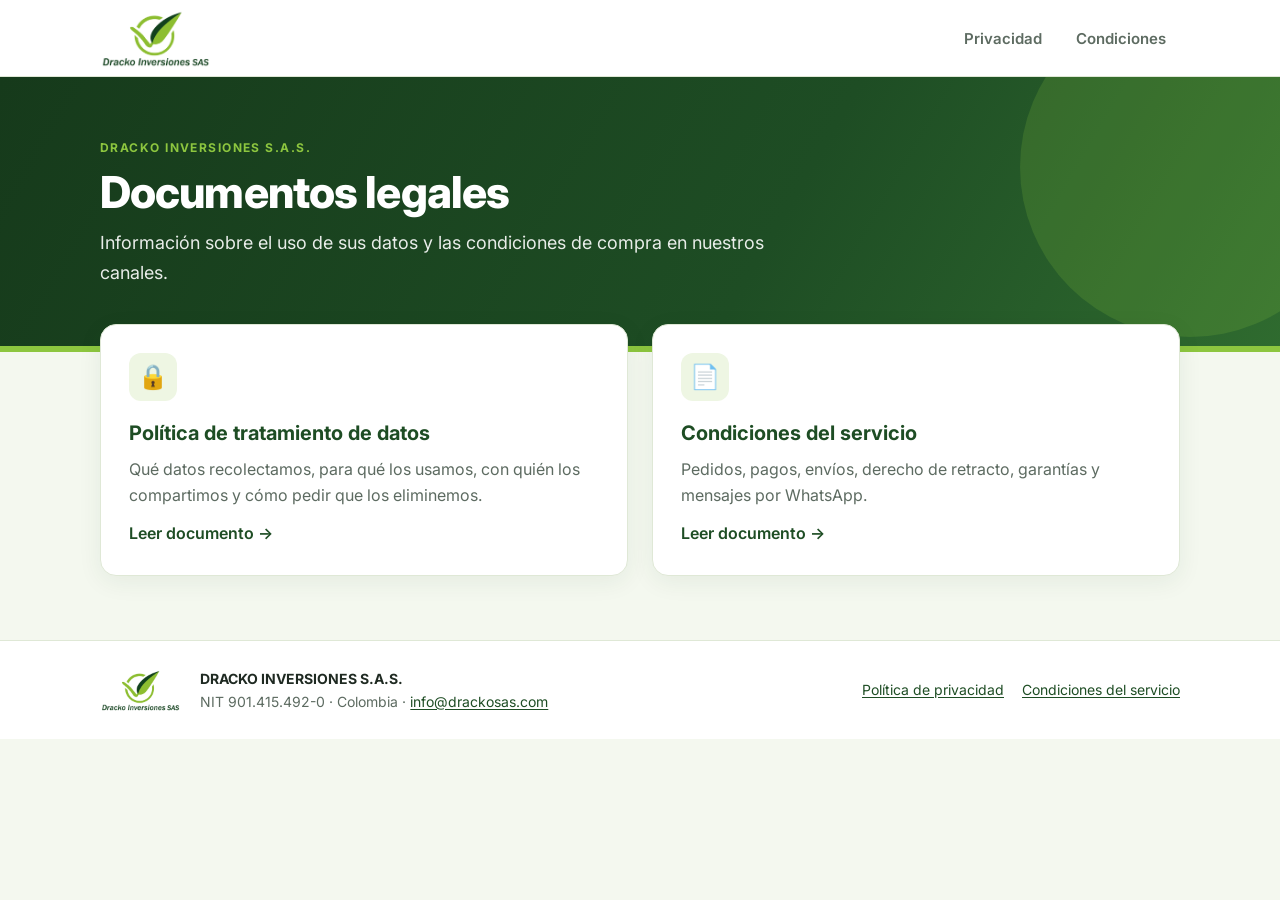
<file: index.html>
<!doctype html>
<html lang="es"><head><meta charset="utf-8"><meta name="viewport" content="width=device-width,initial-scale=1">
<title>Documentos legales | Dracko Inversiones S.A.S.</title><link rel="icon" href="logo.png">
<link href="https://fonts.googleapis.com/css2?family=Inter:wght@400;500;600;700;800&display=swap" rel="stylesheet">
<link rel="stylesheet" href="estilo.css"></head><body>
<header class="barra"><div class="cont barra-in"><a class="marca" href="index.html"><img src="logo.png" alt="Dracko Inversiones SAS"></a>
<nav><a href="privacidad.html">Privacidad</a><a href="condiciones.html">Condiciones</a></nav></div></header>
<div class="hero"><div class="cont"><div class="eti">Dracko Inversiones S.A.S.</div><h1>Documentos legales</h1>
<p class="bajada">Información sobre el uso de sus datos y las condiciones de compra en nuestros canales.</p></div></div>
<main class="cont tarjetas">
 <a class="tarjeta" href="privacidad.html"><div class="t-ico">🔒</div><h3>Política de tratamiento de datos</h3><p>Qué datos recolectamos, para qué los usamos, con quién los compartimos y cómo pedir que los eliminemos.</p><span>Leer documento →</span></a>
 <a class="tarjeta" href="condiciones.html"><div class="t-ico">📄</div><h3>Condiciones del servicio</h3><p>Pedidos, pagos, envíos, derecho de retracto, garantías y mensajes por WhatsApp.</p><span>Leer documento →</span></a>
</main>
<footer class="pie"><div class="cont pie-in"><img src="logo.png" alt=""><div><b>DRACKO INVERSIONES S.A.S.</b><br>NIT 901.415.492-0 · Colombia · <a href="mailto:info@drackosas.com">info@drackosas.com</a></div>
<div class="pie-links"><a href="privacidad.html">Política de privacidad</a><a href="condiciones.html">Condiciones del servicio</a></div></div></footer>
</body></html>
</file>
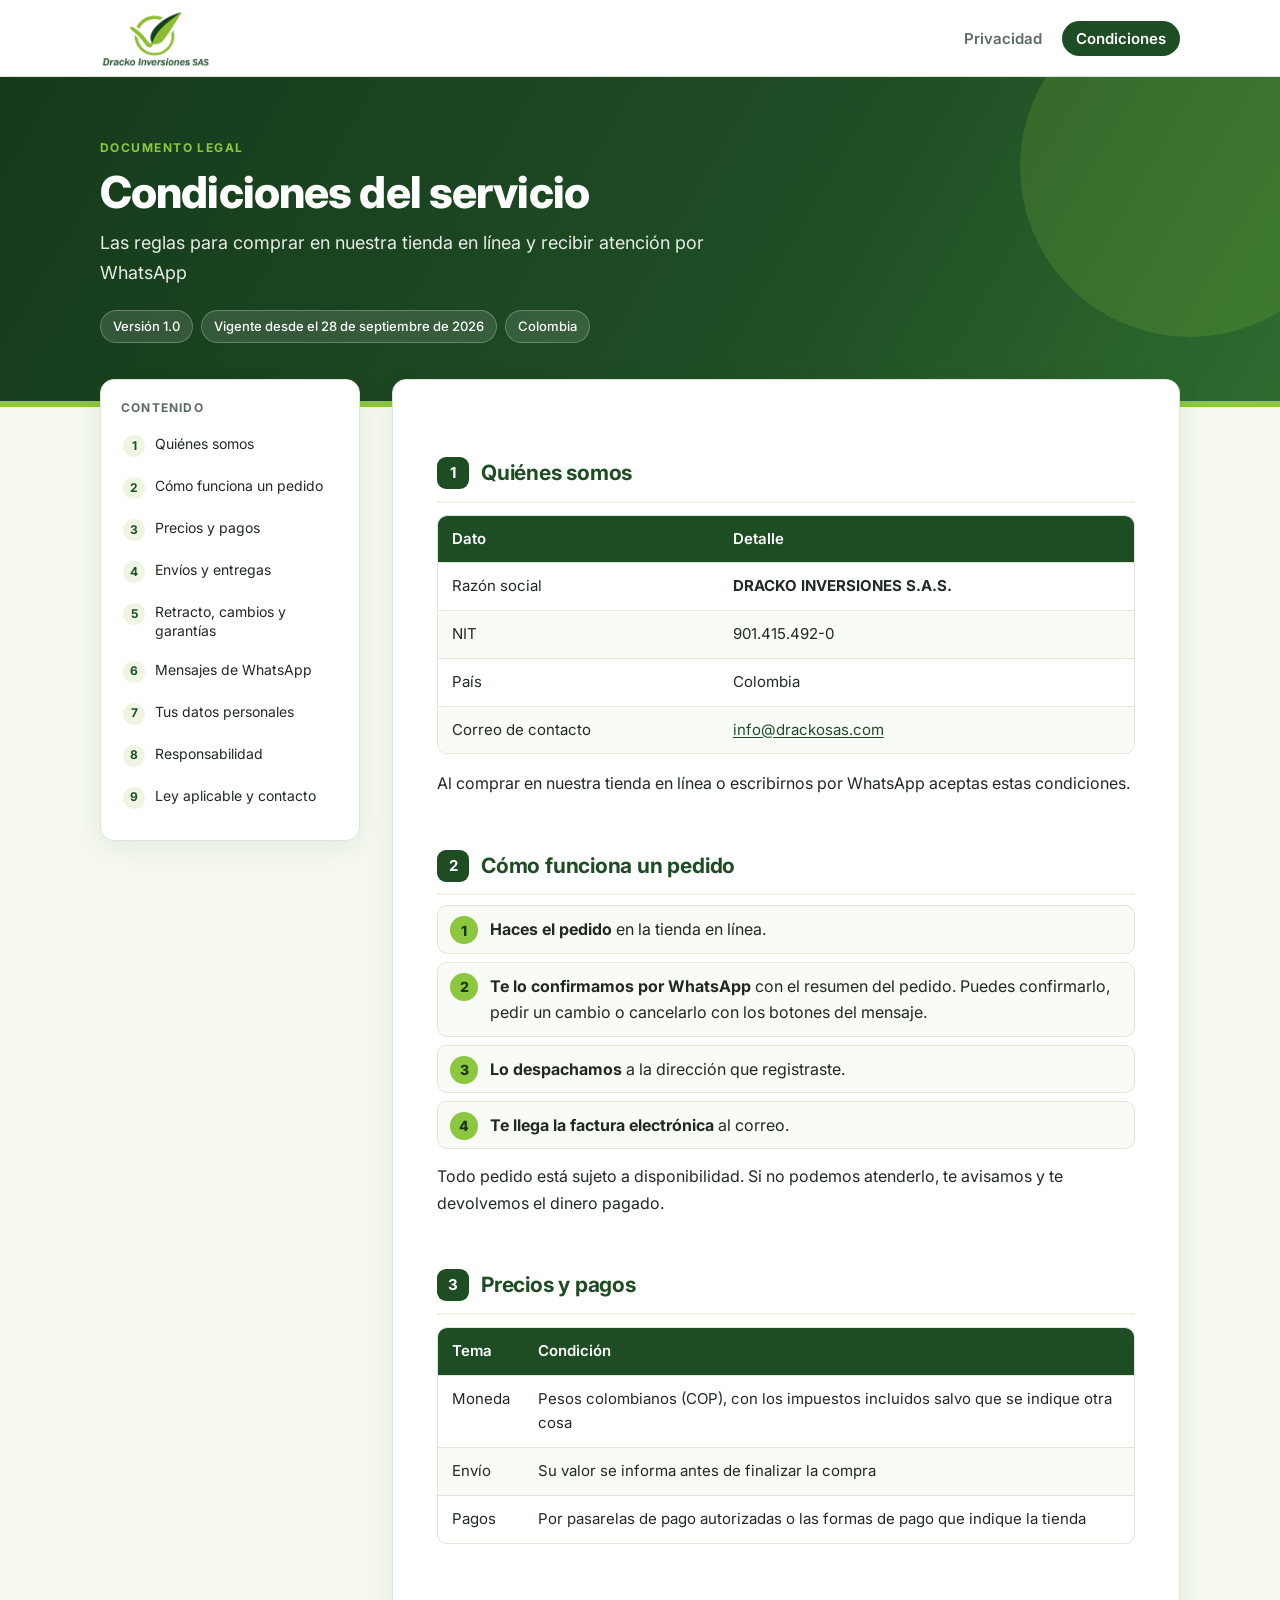
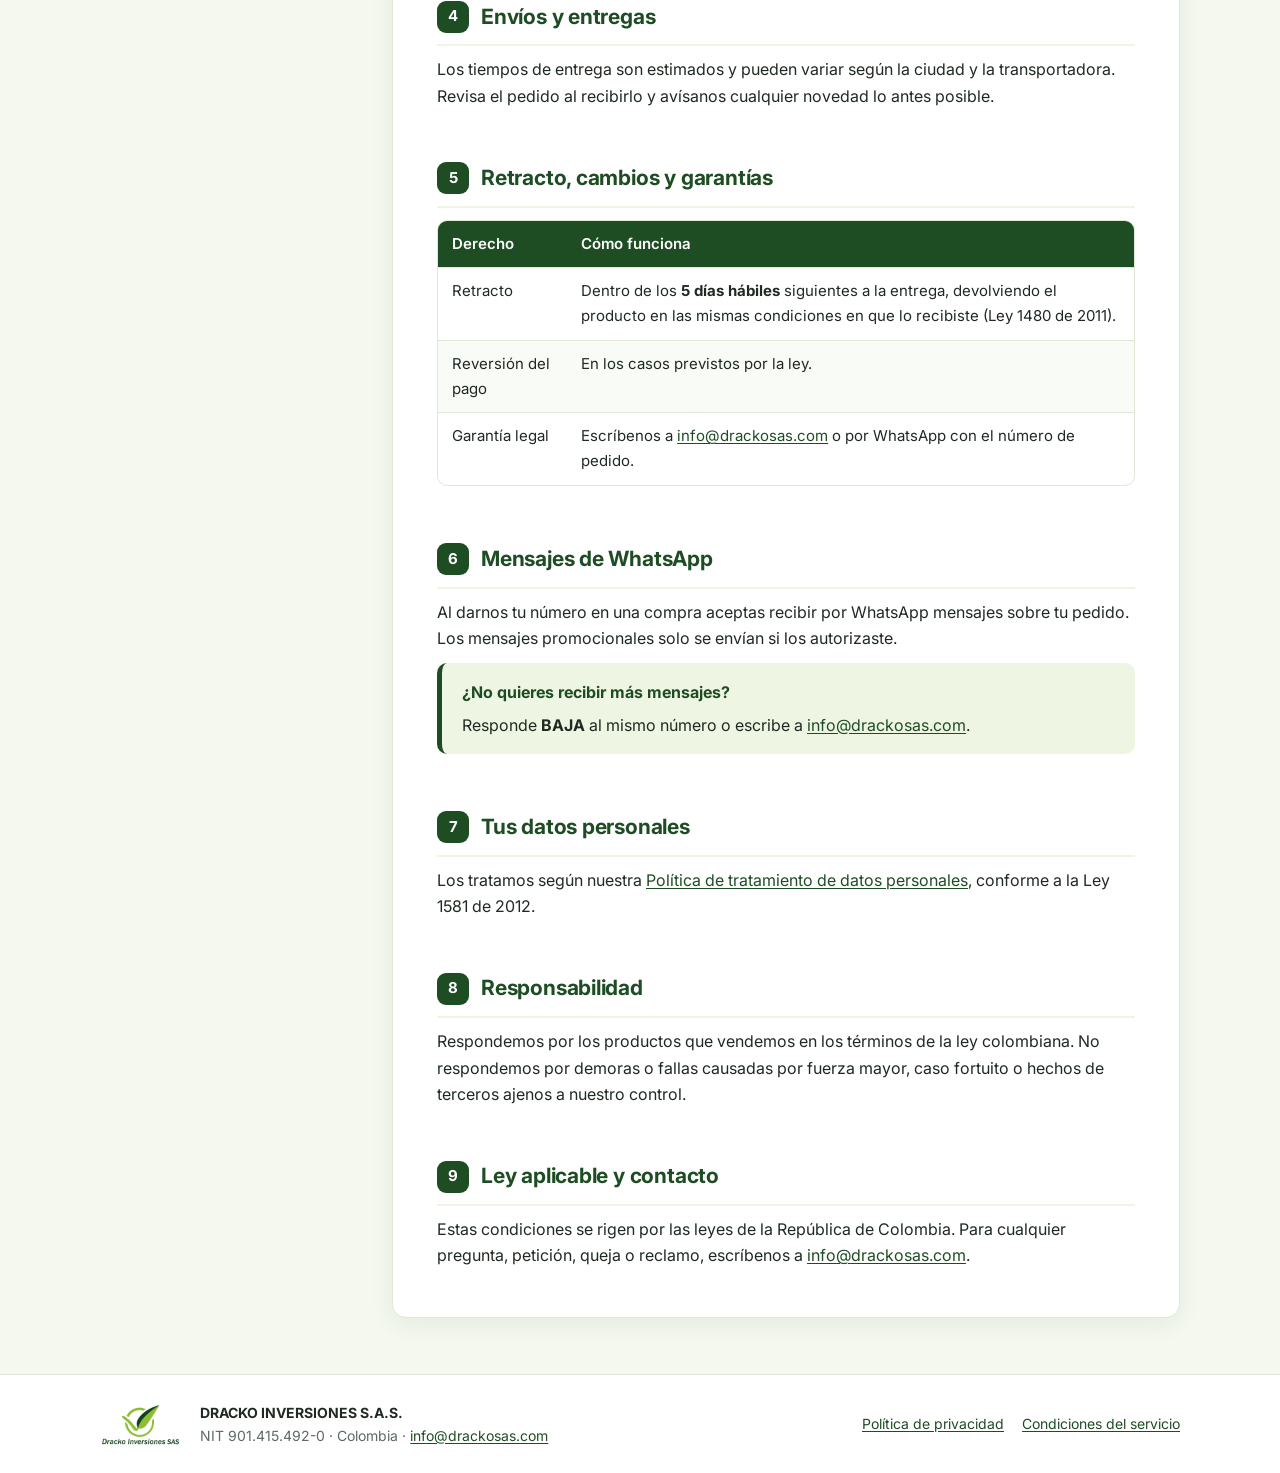
<file: condiciones.html>
<!doctype html>
<html lang="es"><head>
<meta charset="utf-8"><meta name="viewport" content="width=device-width,initial-scale=1">
<title>Condiciones del servicio | Dracko Inversiones S.A.S.</title>
<meta name="description" content="Las reglas para comprar en nuestra tienda en línea y recibir atención por WhatsApp — Dracko Inversiones S.A.S., Colombia.">
<link rel="icon" href="logo.png">
<link rel="preconnect" href="https://fonts.googleapis.com"><link rel="preconnect" href="https://fonts.gstatic.com" crossorigin>
<link href="https://fonts.googleapis.com/css2?family=Inter:wght@400;500;600;700;800&display=swap" rel="stylesheet">
<link rel="stylesheet" href="estilo.css">
</head><body>
<header class="barra"><div class="cont barra-in">
  <a class="marca" href="index.html"><img src="logo.png" alt="Dracko Inversiones SAS"></a>
  <nav><a href="privacidad.html">Privacidad</a><a href="condiciones.html" class="on">Condiciones</a></nav>
</div></header>
<div class="hero"><div class="cont">
  <div class="eti">Documento legal</div>
  <h1>Condiciones del servicio</h1>
  <p class="bajada">Las reglas para comprar en nuestra tienda en línea y recibir atención por WhatsApp</p>
  <div class="chips"><span>Versión 1.0</span><span>Vigente desde el 28 de septiembre de 2026</span><span>Colombia</span></div>
</div></div>
<main class="cont grid">
  <aside class="indice"><div class="indice-tit">Contenido</div><ol><li><a href="#s1"><span>1</span>Quiénes somos</a></li><li><a href="#s2"><span>2</span>Cómo funciona un pedido</a></li><li><a href="#s3"><span>3</span>Precios y pagos</a></li><li><a href="#s4"><span>4</span>Envíos y entregas</a></li><li><a href="#s5"><span>5</span>Retracto, cambios y garantías</a></li><li><a href="#s6"><span>6</span>Mensajes de WhatsApp</a></li><li><a href="#s7"><span>7</span>Tus datos personales</a></li><li><a href="#s8"><span>8</span>Responsabilidad</a></li><li><a href="#s9"><span>9</span>Ley aplicable y contacto</a></li></ol></aside>
  <article class="doc">
<section id="s1"><h2><span class="num">1</span>Quiénes somos</h2><div class="tabla"><table><thead><tr><th>Dato</th><th>Detalle</th></tr></thead><tbody><tr><td>Razón social</td><td><b>DRACKO INVERSIONES S.A.S.</b></td></tr><tr><td>NIT</td><td>901.415.492-0</td></tr><tr><td>País</td><td>Colombia</td></tr><tr><td>Correo de contacto</td><td><a href="mailto:info@drackosas.com">info@drackosas.com</a></td></tr></tbody></table></div><p>Al comprar en nuestra tienda en línea o escribirnos por WhatsApp aceptas estas condiciones.</p></section>
<section id="s2"><h2><span class="num">2</span>Cómo funciona un pedido</h2><ol class="pasos">
          <li><b>Haces el pedido</b> en la tienda en línea.</li>
          <li><b>Te lo confirmamos por WhatsApp</b> con el resumen del pedido. Puedes confirmarlo, pedir un cambio o cancelarlo con los botones del mensaje.</li>
          <li><b>Lo despachamos</b> a la dirección que registraste.</li>
          <li><b>Te llega la factura electrónica</b> al correo.</li>
        </ol><p>Todo pedido está sujeto a disponibilidad. Si no podemos atenderlo, te avisamos y te devolvemos el dinero pagado.</p></section>
<section id="s3"><h2><span class="num">3</span>Precios y pagos</h2><div class="tabla"><table><thead><tr><th>Tema</th><th>Condición</th></tr></thead><tbody><tr><td>Moneda</td><td>Pesos colombianos (COP), con los impuestos incluidos salvo que se indique otra cosa</td></tr><tr><td>Envío</td><td>Su valor se informa antes de finalizar la compra</td></tr><tr><td>Pagos</td><td>Por pasarelas de pago autorizadas o las formas de pago que indique la tienda</td></tr></tbody></table></div></section>
<section id="s4"><h2><span class="num">4</span>Envíos y entregas</h2><p>Los tiempos de entrega son estimados y pueden variar según la ciudad y la transportadora. Revisa el pedido al recibirlo y avísanos cualquier novedad lo antes posible.</p></section>
<section id="s5"><h2><span class="num">5</span>Retracto, cambios y garantías</h2><div class="tabla"><table><thead><tr><th>Derecho</th><th>Cómo funciona</th></tr></thead><tbody><tr><td>Retracto</td><td>Dentro de los <b>5 días hábiles</b> siguientes a la entrega, devolviendo el producto en las mismas condiciones en que lo recibiste (Ley 1480 de 2011).</td></tr><tr><td>Reversión del pago</td><td>En los casos previstos por la ley.</td></tr><tr><td>Garantía legal</td><td>Escríbenos a <a href="mailto:info@drackosas.com">info@drackosas.com</a> o por WhatsApp con el número de pedido.</td></tr></tbody></table></div></section>
<section id="s6"><h2><span class="num">6</span>Mensajes de WhatsApp</h2><p>Al darnos tu número en una compra aceptas recibir por WhatsApp mensajes sobre tu pedido. Los mensajes promocionales solo se envían si los autorizaste.</p><div class="nota"><div class="nota-tit">¿No quieres recibir más mensajes?</div><p>Responde <b>BAJA</b> al mismo número o escribe a <a href="mailto:info@drackosas.com">info@drackosas.com</a>.</p></div></section>
<section id="s7"><h2><span class="num">7</span>Tus datos personales</h2><p>Los tratamos según nuestra <a href="privacidad.html">Política de tratamiento de datos personales</a>, conforme a la Ley 1581 de 2012.</p></section>
<section id="s8"><h2><span class="num">8</span>Responsabilidad</h2><p>Respondemos por los productos que vendemos en los términos de la ley colombiana. No respondemos por demoras o fallas causadas por fuerza mayor, caso fortuito o hechos de terceros ajenos a nuestro control.</p></section>
<section id="s9"><h2><span class="num">9</span>Ley aplicable y contacto</h2><p>Estas condiciones se rigen por las leyes de la República de Colombia. Para cualquier pregunta, petición, queja o reclamo, escríbenos a <a href="mailto:info@drackosas.com">info@drackosas.com</a>.</p></section>
  </article>
</main>
<footer class="pie"><div class="cont pie-in">
  <img src="logo.png" alt="">
  <div><b>DRACKO INVERSIONES S.A.S.</b><br>NIT 901.415.492-0 · Colombia · <a href="mailto:info@drackosas.com">info@drackosas.com</a></div>
  <div class="pie-links"><a href="privacidad.html">Política de privacidad</a><a href="condiciones.html">Condiciones del servicio</a></div>
</div></footer>
</body></html>
</file>
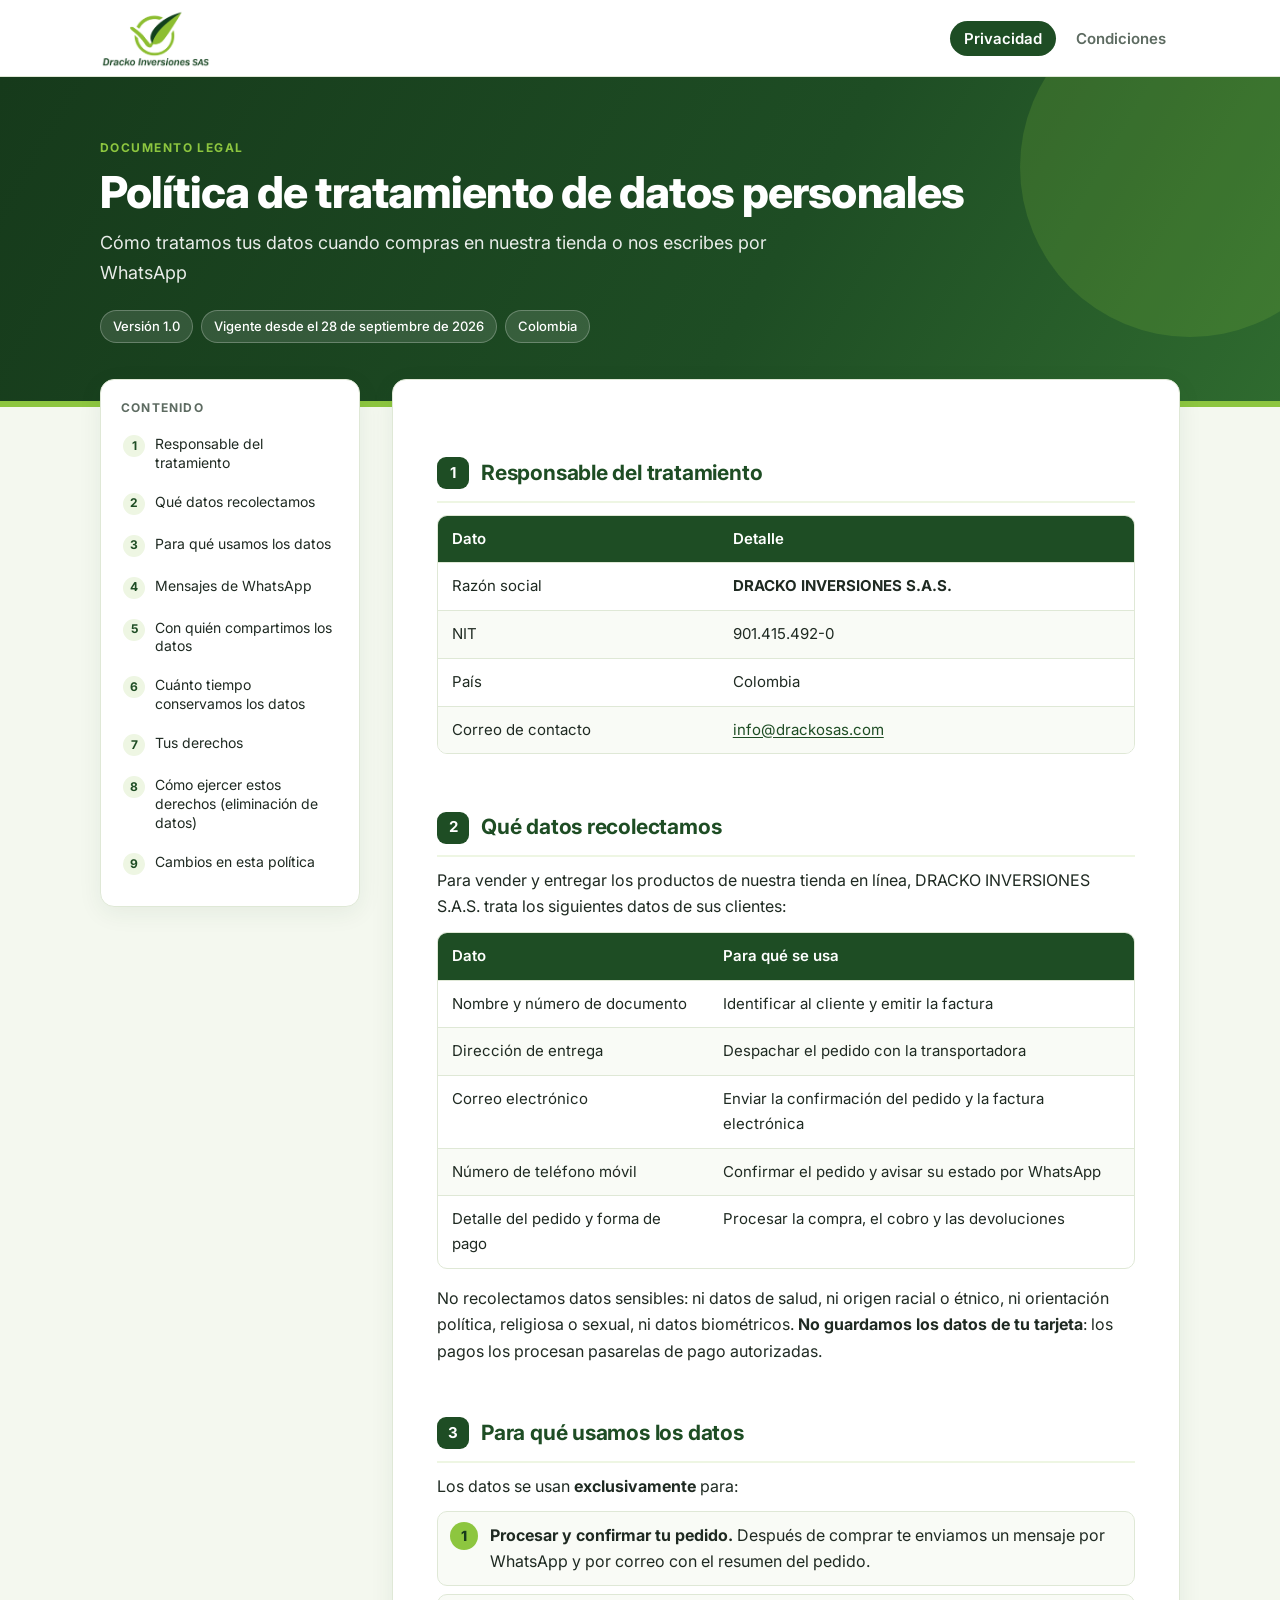
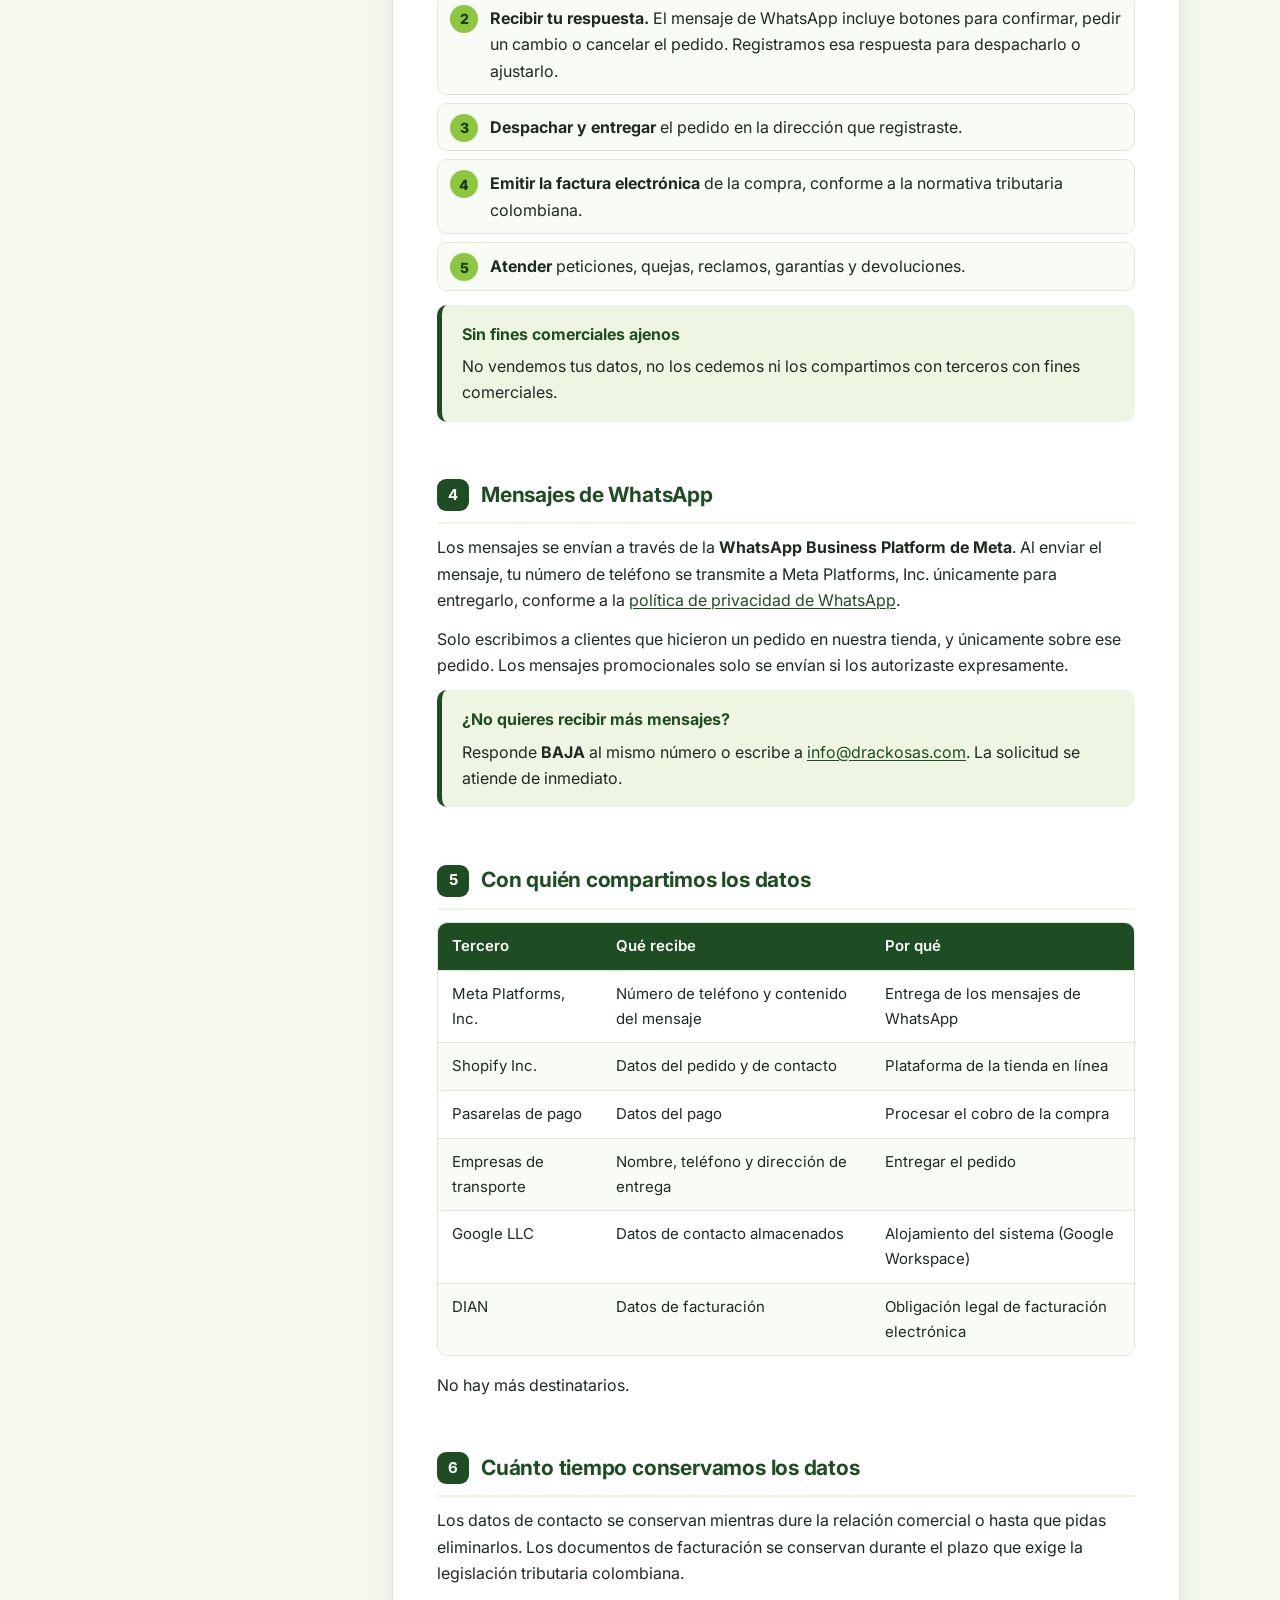
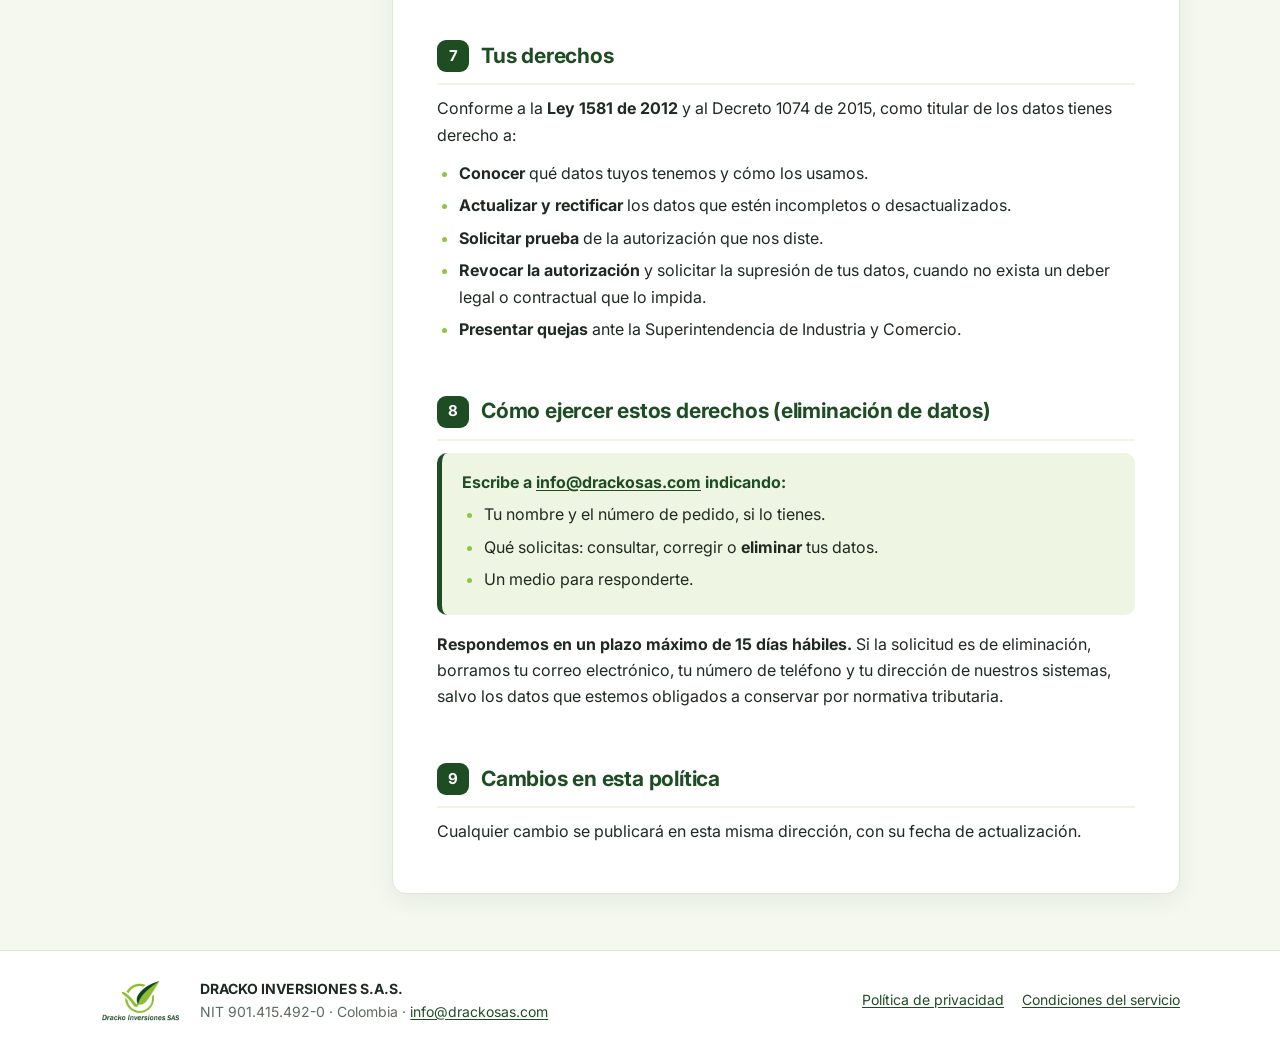
<file: privacidad.html>
<!doctype html>
<html lang="es"><head>
<meta charset="utf-8"><meta name="viewport" content="width=device-width,initial-scale=1">
<title>Política de tratamiento de datos personales | Dracko Inversiones S.A.S.</title>
<meta name="description" content="Cómo tratamos tus datos cuando compras en nuestra tienda o nos escribes por WhatsApp — Dracko Inversiones S.A.S., Colombia.">
<link rel="icon" href="logo.png">
<link rel="preconnect" href="https://fonts.googleapis.com"><link rel="preconnect" href="https://fonts.gstatic.com" crossorigin>
<link href="https://fonts.googleapis.com/css2?family=Inter:wght@400;500;600;700;800&display=swap" rel="stylesheet">
<link rel="stylesheet" href="estilo.css">
</head><body>
<header class="barra"><div class="cont barra-in">
  <a class="marca" href="index.html"><img src="logo.png" alt="Dracko Inversiones SAS"></a>
  <nav><a href="privacidad.html" class="on">Privacidad</a><a href="condiciones.html">Condiciones</a></nav>
</div></header>
<div class="hero"><div class="cont">
  <div class="eti">Documento legal</div>
  <h1>Política de tratamiento de datos personales</h1>
  <p class="bajada">Cómo tratamos tus datos cuando compras en nuestra tienda o nos escribes por WhatsApp</p>
  <div class="chips"><span>Versión 1.0</span><span>Vigente desde el 28 de septiembre de 2026</span><span>Colombia</span></div>
</div></div>
<main class="cont grid">
  <aside class="indice"><div class="indice-tit">Contenido</div><ol><li><a href="#s1"><span>1</span>Responsable del tratamiento</a></li><li><a href="#s2"><span>2</span>Qué datos recolectamos</a></li><li><a href="#s3"><span>3</span>Para qué usamos los datos</a></li><li><a href="#s4"><span>4</span>Mensajes de WhatsApp</a></li><li><a href="#s5"><span>5</span>Con quién compartimos los datos</a></li><li><a href="#s6"><span>6</span>Cuánto tiempo conservamos los datos</a></li><li><a href="#s7"><span>7</span>Tus derechos</a></li><li><a href="#s8"><span>8</span>Cómo ejercer estos derechos (eliminación de datos)</a></li><li><a href="#s9"><span>9</span>Cambios en esta política</a></li></ol></aside>
  <article class="doc">
<section id="s1"><h2><span class="num">1</span>Responsable del tratamiento</h2><div class="tabla"><table><thead><tr><th>Dato</th><th>Detalle</th></tr></thead><tbody><tr><td>Razón social</td><td><b>DRACKO INVERSIONES S.A.S.</b></td></tr><tr><td>NIT</td><td>901.415.492-0</td></tr><tr><td>País</td><td>Colombia</td></tr><tr><td>Correo de contacto</td><td><a href="mailto:info@drackosas.com">info@drackosas.com</a></td></tr></tbody></table></div></section>
<section id="s2"><h2><span class="num">2</span>Qué datos recolectamos</h2><p>Para vender y entregar los productos de nuestra tienda en línea, DRACKO INVERSIONES S.A.S. trata los siguientes datos de sus clientes:</p><div class="tabla"><table><thead><tr><th>Dato</th><th>Para qué se usa</th></tr></thead><tbody><tr><td>Nombre y número de documento</td><td>Identificar al cliente y emitir la factura</td></tr><tr><td>Dirección de entrega</td><td>Despachar el pedido con la transportadora</td></tr><tr><td>Correo electrónico</td><td>Enviar la confirmación del pedido y la factura electrónica</td></tr><tr><td>Número de teléfono móvil</td><td>Confirmar el pedido y avisar su estado por WhatsApp</td></tr><tr><td>Detalle del pedido y forma de pago</td><td>Procesar la compra, el cobro y las devoluciones</td></tr></tbody></table></div><p>No recolectamos datos sensibles: ni datos de salud, ni origen racial o étnico, ni orientación política, religiosa o sexual, ni datos biométricos. <b>No guardamos los datos de tu tarjeta</b>: los pagos los procesan pasarelas de pago autorizadas.</p></section>
<section id="s3"><h2><span class="num">3</span>Para qué usamos los datos</h2><p>Los datos se usan <b>exclusivamente</b> para:</p><ol class="pasos">
          <li><b>Procesar y confirmar tu pedido.</b> Después de comprar te enviamos un mensaje por WhatsApp y por correo con el resumen del pedido.</li>
          <li><b>Recibir tu respuesta.</b> El mensaje de WhatsApp incluye botones para confirmar, pedir un cambio o cancelar el pedido. Registramos esa respuesta para despacharlo o ajustarlo.</li>
          <li><b>Despachar y entregar</b> el pedido en la dirección que registraste.</li>
          <li><b>Emitir la factura electrónica</b> de la compra, conforme a la normativa tributaria colombiana.</li>
          <li><b>Atender</b> peticiones, quejas, reclamos, garantías y devoluciones.</li>
        </ol><div class="nota"><div class="nota-tit">Sin fines comerciales ajenos</div><p>No vendemos tus datos, no los cedemos ni los compartimos con terceros con fines comerciales.</p></div></section>
<section id="s4"><h2><span class="num">4</span>Mensajes de WhatsApp</h2><p>Los mensajes se envían a través de la <b>WhatsApp Business Platform de Meta</b>. Al enviar el mensaje, tu número de teléfono se transmite a Meta Platforms, Inc. únicamente para entregarlo, conforme a la <a href="https://www.whatsapp.com/legal/privacy-policy" target="_blank" rel="noopener">política de privacidad de WhatsApp</a>.</p><p>Solo escribimos a clientes que hicieron un pedido en nuestra tienda, y únicamente sobre ese pedido. Los mensajes promocionales solo se envían si los autorizaste expresamente.</p><div class="nota"><div class="nota-tit">¿No quieres recibir más mensajes?</div><p>Responde <b>BAJA</b> al mismo número o escribe a <a href="mailto:info@drackosas.com">info@drackosas.com</a>. La solicitud se atiende de inmediato.</p></div></section>
<section id="s5"><h2><span class="num">5</span>Con quién compartimos los datos</h2><div class="tabla"><table><thead><tr><th>Tercero</th><th>Qué recibe</th><th>Por qué</th></tr></thead><tbody><tr><td>Meta Platforms, Inc.</td><td>Número de teléfono y contenido del mensaje</td><td>Entrega de los mensajes de WhatsApp</td></tr><tr><td>Shopify Inc.</td><td>Datos del pedido y de contacto</td><td>Plataforma de la tienda en línea</td></tr><tr><td>Pasarelas de pago</td><td>Datos del pago</td><td>Procesar el cobro de la compra</td></tr><tr><td>Empresas de transporte</td><td>Nombre, teléfono y dirección de entrega</td><td>Entregar el pedido</td></tr><tr><td>Google LLC</td><td>Datos de contacto almacenados</td><td>Alojamiento del sistema (Google Workspace)</td></tr><tr><td>DIAN</td><td>Datos de facturación</td><td>Obligación legal de facturación electrónica</td></tr></tbody></table></div><p>No hay más destinatarios.</p></section>
<section id="s6"><h2><span class="num">6</span>Cuánto tiempo conservamos los datos</h2><p>Los datos de contacto se conservan mientras dure la relación comercial o hasta que pidas eliminarlos. Los documentos de facturación se conservan durante el plazo que exige la legislación tributaria colombiana.</p></section>
<section id="s7"><h2><span class="num">7</span>Tus derechos</h2><p>Conforme a la <b>Ley 1581 de 2012</b> y al Decreto 1074 de 2015, como titular de los datos tienes derecho a:</p><ul><li><b>Conocer</b> qué datos tuyos tenemos y cómo los usamos.</li><li><b>Actualizar y rectificar</b> los datos que estén incompletos o desactualizados.</li><li><b>Solicitar prueba</b> de la autorización que nos diste.</li><li><b>Revocar la autorización</b> y solicitar la supresión de tus datos, cuando no exista un deber legal o contractual que lo impida.</li><li><b>Presentar quejas</b> ante la Superintendencia de Industria y Comercio.</li></ul></section>
<section id="s8"><h2><span class="num">8</span>Cómo ejercer estos derechos (eliminación de datos)</h2><div class="nota"><div class="nota-tit">Escribe a <a href="mailto:info@drackosas.com?subject=Eliminar%20mis%20datos">info@drackosas.com</a> indicando:</div><ul><li>Tu nombre y el número de pedido, si lo tienes.</li><li>Qué solicitas: consultar, corregir o <b>eliminar</b> tus datos.</li><li>Un medio para responderte.</li></ul></div><p><b>Respondemos en un plazo máximo de 15 días hábiles.</b> Si la solicitud es de eliminación, borramos tu correo electrónico, tu número de teléfono y tu dirección de nuestros sistemas, salvo los datos que estemos obligados a conservar por normativa tributaria.</p></section>
<section id="s9"><h2><span class="num">9</span>Cambios en esta política</h2><p>Cualquier cambio se publicará en esta misma dirección, con su fecha de actualización.</p></section>
  </article>
</main>
<footer class="pie"><div class="cont pie-in">
  <img src="logo.png" alt="">
  <div><b>DRACKO INVERSIONES S.A.S.</b><br>NIT 901.415.492-0 · Colombia · <a href="mailto:info@drackosas.com">info@drackosas.com</a></div>
  <div class="pie-links"><a href="privacidad.html">Política de privacidad</a><a href="condiciones.html">Condiciones del servicio</a></div>
</div></footer>
</body></html>
</file>
<file: estilo.css>
:root{
  --osc:#1e4d24; --osc2:#163a1b; --claro:#8dc63f; --fondo:#f4f8ef; --suave:#eef6e3;
  --texto:#1f2a22; --gris:#5d6b61; --linea:#dfe8d6; --blanco:#fff;
}
*{box-sizing:border-box}
html{scroll-behavior:smooth}
body{margin:0;font-family:Inter,system-ui,-apple-system,"Segoe UI",Arial,sans-serif;color:var(--texto);background:var(--fondo);line-height:1.65;font-size:16px}
a{color:var(--osc);text-underline-offset:2px}
.cont{max-width:1120px;margin:0 auto;padding:0 20px}

/* Barra superior */
.barra{background:var(--blanco);border-bottom:1px solid var(--linea);position:sticky;top:0;z-index:10}
.barra-in{display:flex;align-items:center;justify-content:space-between;height:76px}
.marca img{height:60px;display:block}
nav a{margin-left:6px;padding:8px 14px;border-radius:999px;text-decoration:none;font-weight:600;font-size:15px;color:var(--gris)}
nav a:hover{background:var(--suave);color:var(--osc)}
nav a.on{background:var(--osc);color:#fff}

/* Encabezado */
.hero{background:linear-gradient(120deg,var(--osc2) 0%,var(--osc) 60%,#2f6b2f 100%);color:#fff;padding:56px 0 64px;position:relative;overflow:hidden}
.hero::after{content:"";position:absolute;right:-80px;top:-80px;width:340px;height:340px;border-radius:50%;background:var(--claro);opacity:.18}
.hero::before{content:"";position:absolute;left:0;right:0;bottom:0;height:6px;background:var(--claro)}
.eti{display:inline-block;font-size:12px;font-weight:700;letter-spacing:.12em;text-transform:uppercase;color:var(--claro);margin-bottom:10px}
.hero h1{font-size:44px;line-height:1.1;margin:0 0 12px;font-weight:800;letter-spacing:-.02em}
.bajada{font-size:18px;margin:0;opacity:.9;max-width:680px}
.chips{margin-top:22px;display:flex;flex-wrap:wrap;gap:8px}
.chips span{background:rgba(255,255,255,.12);border:1px solid rgba(255,255,255,.25);padding:5px 12px;border-radius:999px;font-size:13px;font-weight:500}

/* Cuerpo */
.grid{display:grid;grid-template-columns:260px 1fr;gap:32px;margin-top:-28px;padding-bottom:56px;position:relative}
.indice{position:sticky;top:96px;align-self:start;background:var(--blanco);border:1px solid var(--linea);border-radius:14px;padding:18px 14px;box-shadow:0 6px 24px rgba(30,77,36,.07)}
.indice-tit{font-size:12px;font-weight:700;letter-spacing:.1em;text-transform:uppercase;color:var(--gris);margin:0 6px 10px}
.indice ol{list-style:none;margin:0;padding:0}
.indice a{display:flex;gap:10px;align-items:flex-start;padding:7px 8px;border-radius:8px;text-decoration:none;color:var(--texto);font-size:14px;line-height:1.35}
.indice a:hover{background:var(--suave);color:var(--osc)}
.indice a span{flex:none;width:22px;height:22px;border-radius:50%;background:var(--suave);color:var(--osc);font-size:12px;font-weight:700;display:grid;place-items:center}

.doc{background:var(--blanco);border:1px solid var(--linea);border-radius:14px;padding:36px 44px;box-shadow:0 6px 24px rgba(30,77,36,.07);min-width:0}
.ficha{display:grid;grid-template-columns:repeat(3,1fr);gap:1px;background:var(--linea);border:1px solid var(--linea);border-radius:10px;overflow:hidden;margin-bottom:8px}
.ficha div{background:var(--suave);padding:12px 16px}
.ficha small{display:block;font-size:11px;font-weight:700;letter-spacing:.08em;text-transform:uppercase;color:var(--gris)}
.ficha b{font-size:14px;word-break:break-word}
section{padding-top:14px;scroll-margin-top:92px}
h2{display:flex;align-items:center;gap:12px;font-size:21px;color:var(--osc);margin:26px 0 10px;padding-bottom:10px;border-bottom:2px solid var(--suave);letter-spacing:-.01em}
.num{flex:none;width:32px;height:32px;border-radius:9px;background:var(--osc);color:#fff;font-size:15px;display:grid;place-items:center}
p{margin:0 0 12px}
ul{margin:0 0 12px;padding-left:22px}
li{margin-bottom:6px}
li::marker{color:var(--claro)}

.nota{background:var(--suave);border-left:5px solid var(--osc);border-radius:10px;padding:16px 20px;margin:12px 0 16px}
.nota-tit{font-weight:700;color:var(--osc);margin-bottom:6px}
.nota ul,.nota p{margin-bottom:0}

.tabla{overflow-x:auto;margin:12px 0 16px;border:1px solid var(--linea);border-radius:10px}
table{border-collapse:collapse;width:100%;font-size:15px}
th{background:var(--osc);color:#fff;text-align:left;padding:11px 14px;font-weight:600}
td{padding:11px 14px;border-top:1px solid var(--linea);vertical-align:top}
tbody tr:nth-child(even) td{background:#f9fbf6}

/* Tarjetas de inicio */
.tarjetas{display:grid;grid-template-columns:1fr 1fr;gap:24px;margin-top:-28px;padding-bottom:64px;position:relative}
.tarjeta{background:var(--blanco);border:1px solid var(--linea);border-radius:16px;padding:28px;text-decoration:none;color:var(--texto);box-shadow:0 6px 24px rgba(30,77,36,.07);transition:transform .15s,box-shadow .15s}
.tarjeta:hover{transform:translateY(-3px);box-shadow:0 12px 32px rgba(30,77,36,.13)}
.t-ico{width:48px;height:48px;border-radius:12px;background:var(--suave);display:grid;place-items:center;font-size:24px}
.tarjeta h3{color:var(--osc);font-size:20px;margin:16px 0 6px}
.tarjeta p{color:var(--gris)}
.tarjeta span{font-weight:600;color:var(--osc)}

/* Pie */
.pie{background:var(--blanco);border-top:1px solid var(--linea);padding:26px 0;font-size:14px;color:var(--gris)}
.pie-in{display:flex;align-items:center;gap:20px;flex-wrap:wrap}
.pie img{height:44px}
.pie b{color:var(--texto)}
.pie-links{margin-left:auto;display:flex;gap:18px}

@media (max-width:860px){
  .grid,.tarjetas{grid-template-columns:minmax(0,1fr)}
  .indice{position:static}
  .doc{padding:24px 20px}
  .ficha{grid-template-columns:1fr}
  .hero h1{font-size:32px}
  .tarjetas{grid-template-columns:1fr}
  .pie-links{margin-left:0}
}
@media (max-width:480px){
  .cont{padding:0 16px}
  .barra-in{height:64px}
  .marca img{height:42px}
  nav a{padding:6px 10px;font-size:14px;margin-left:2px}
  .hero{padding:40px 0 52px}
}
@media print{
  .barra,.indice{display:none}
  .grid{display:block;margin:0}
  .hero{background:#fff;color:var(--osc)}
  .doc{box-shadow:none;border:0}
}

ol.pasos{list-style:none;counter-reset:paso;padding:0;margin:4px 0 14px}
ol.pasos li{counter-increment:paso;position:relative;padding:10px 12px 10px 52px;margin-bottom:8px;background:#f9fbf6;border:1px solid var(--linea);border-radius:10px}
ol.pasos li::before{content:counter(paso);position:absolute;left:12px;top:10px;width:28px;height:28px;border-radius:50%;background:var(--claro);color:var(--osc2);font-weight:800;font-size:14px;display:grid;place-items:center}
</file>
